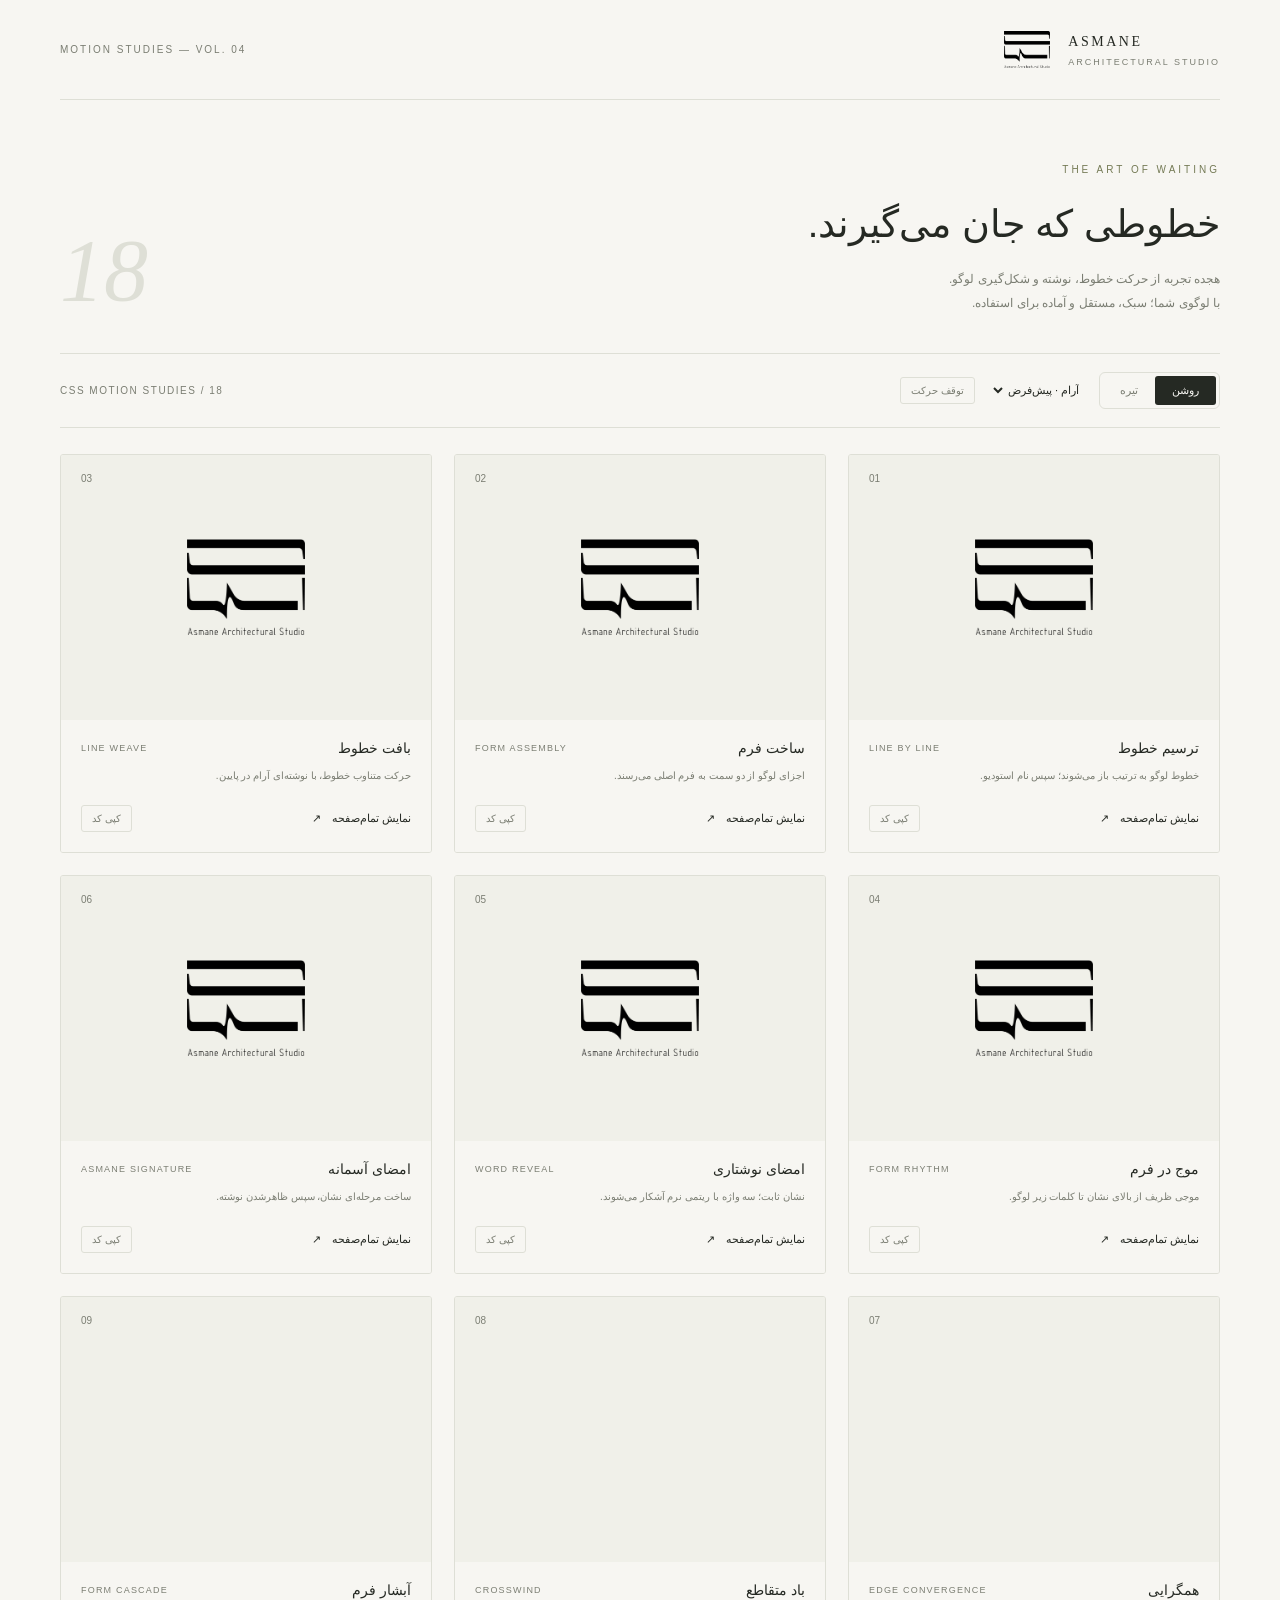
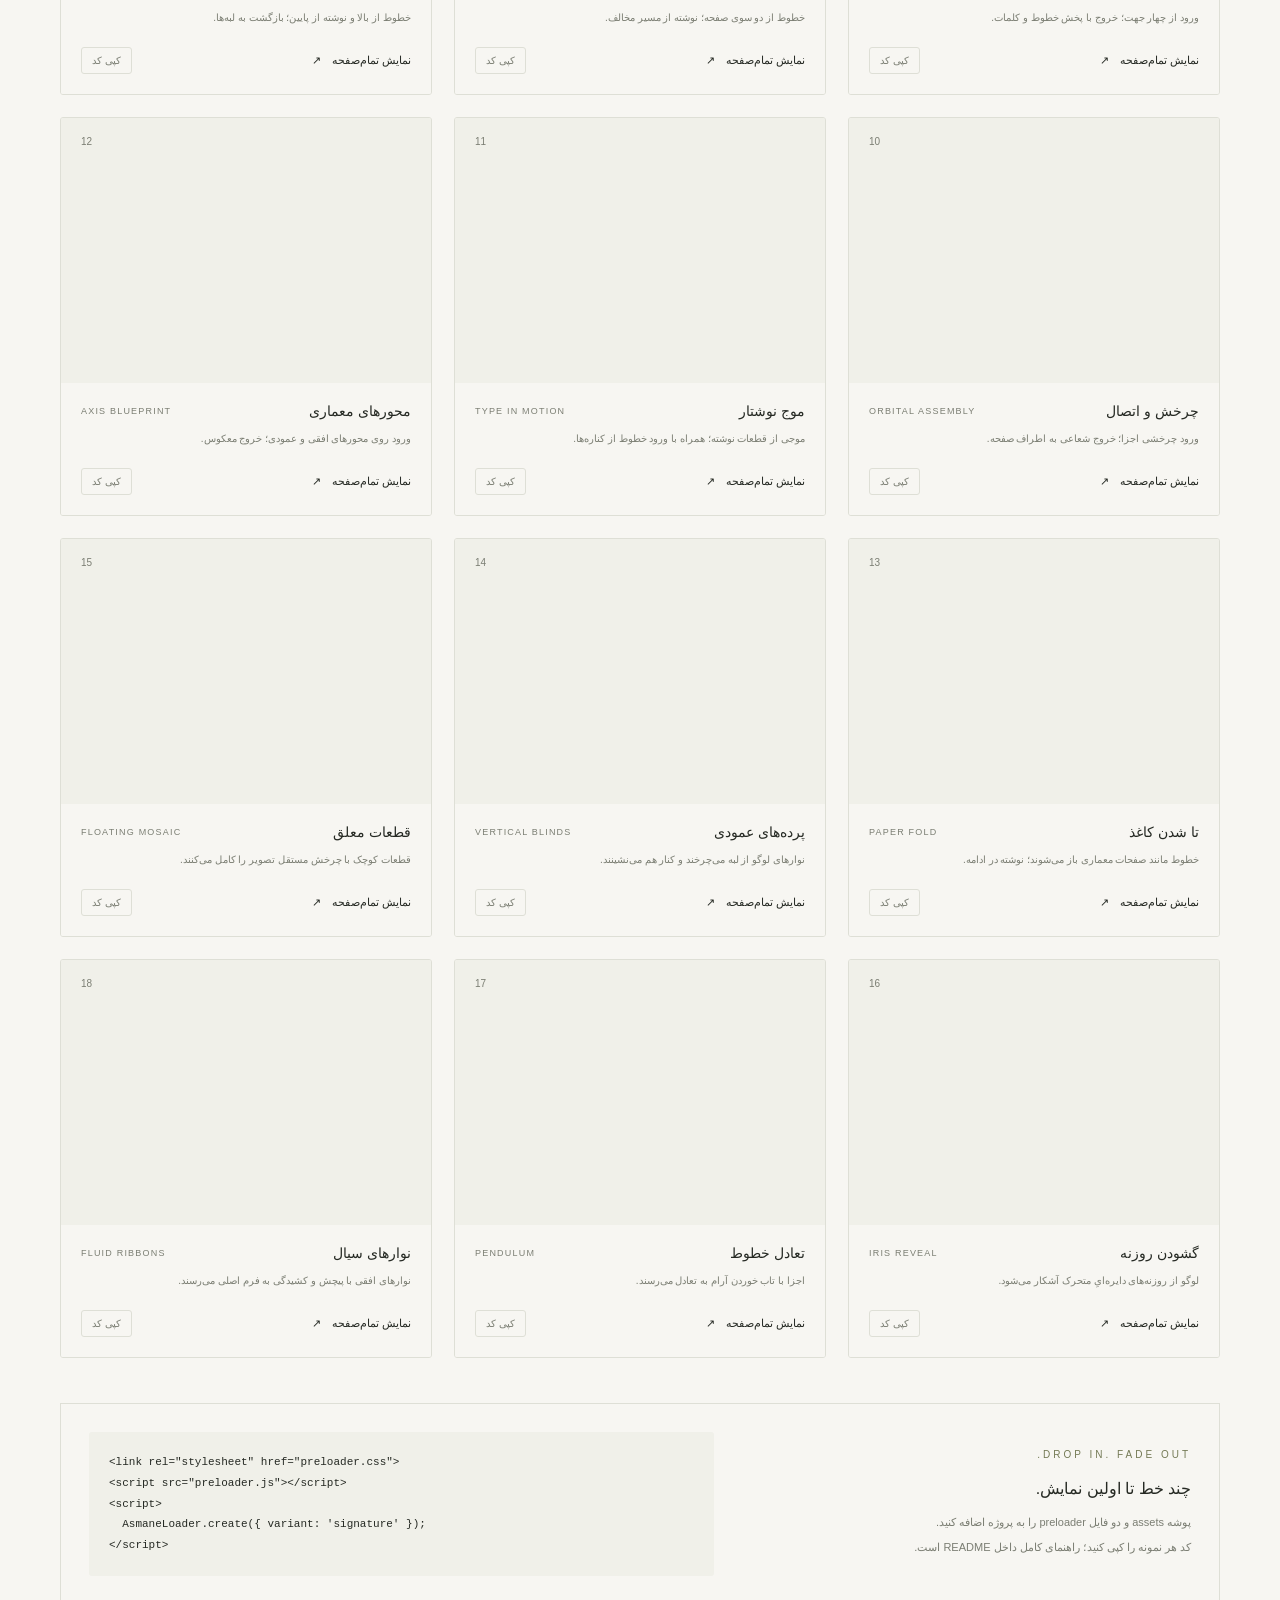
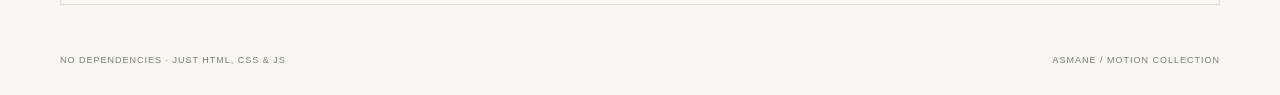
<file: index.html>
<!doctype html><html lang="fa" dir="rtl"><head><meta charset="utf-8"><meta name="viewport" content="width=device-width,initial-scale=1"><title>آسمانه | مجموعه پری‌لودر</title><link rel="stylesheet" href="preloader.css"><link rel="stylesheet" href="demo.css"></head><body><div class="wrap"><header><div class="brand" dir="ltr"><img src="assets/logo.png" alt="آسمانه"><div><b>ASMANE</b><small>ARCHITECTURAL STUDIO</small></div></div><span class="navtag">MOTION STUDIES — VOL. 04</span></header><main><section class="hero"><div><div class="eyebrow">THE ART OF WAITING</div><h1>خطوطی که جان می‌گیرند.</h1><p>هجده تجربه از حرکت خطوط، نوشته و شکل‌گیری لوگو.<br>با لوگوی شما؛ سبک، مستقل و آماده برای استفاده.</p></div><div class="edition">18</div></section><div class="toolbar"><div class="controls"><div class="seg" aria-label="رنگ پیش‌نمایش"><button class="active" data-theme="light" aria-pressed="true">روشن</button><button data-theme="dark" aria-pressed="false">تیره</button></div><select id="speed" aria-label="سرعت انیمیشن"><option value="3.6">آرام · پیش‌فرض</option><option value="5">بسیار آرام</option><option value="2.4">معمولی</option></select><button class="copy" id="pause" aria-pressed="false">توقف حرکت</button></div><span class="count">18 / CSS MOTION STUDIES</span></div><section class="grid" id="grid" aria-label="نمونه‌های پری‌لودر"></section><section class="guide"><div><div class="eyebrow">DROP IN. FADE OUT.</div><h2>چند خط تا اولین نمایش.</h2><p>پوشه assets و دو فایل preloader را به پروژه اضافه کنید.<br>کد هر نمونه را کپی کنید؛ راهنمای کامل داخل README است.</p></div><pre><code>&lt;link rel="stylesheet" href="preloader.css"&gt;
&lt;script src="preloader.js"&gt;&lt;/script&gt;
&lt;script&gt;
  AsmaneLoader.create({ variant: 'signature' });
&lt;/script&gt;</code></pre></section></main><footer><span>ASMANE / MOTION COLLECTION</span><span>NO DEPENDENCIES · JUST HTML, CSS & JS</span></footer></div><script src="preloader.js"></script><script src="demo.js"></script></body></html>
</file>
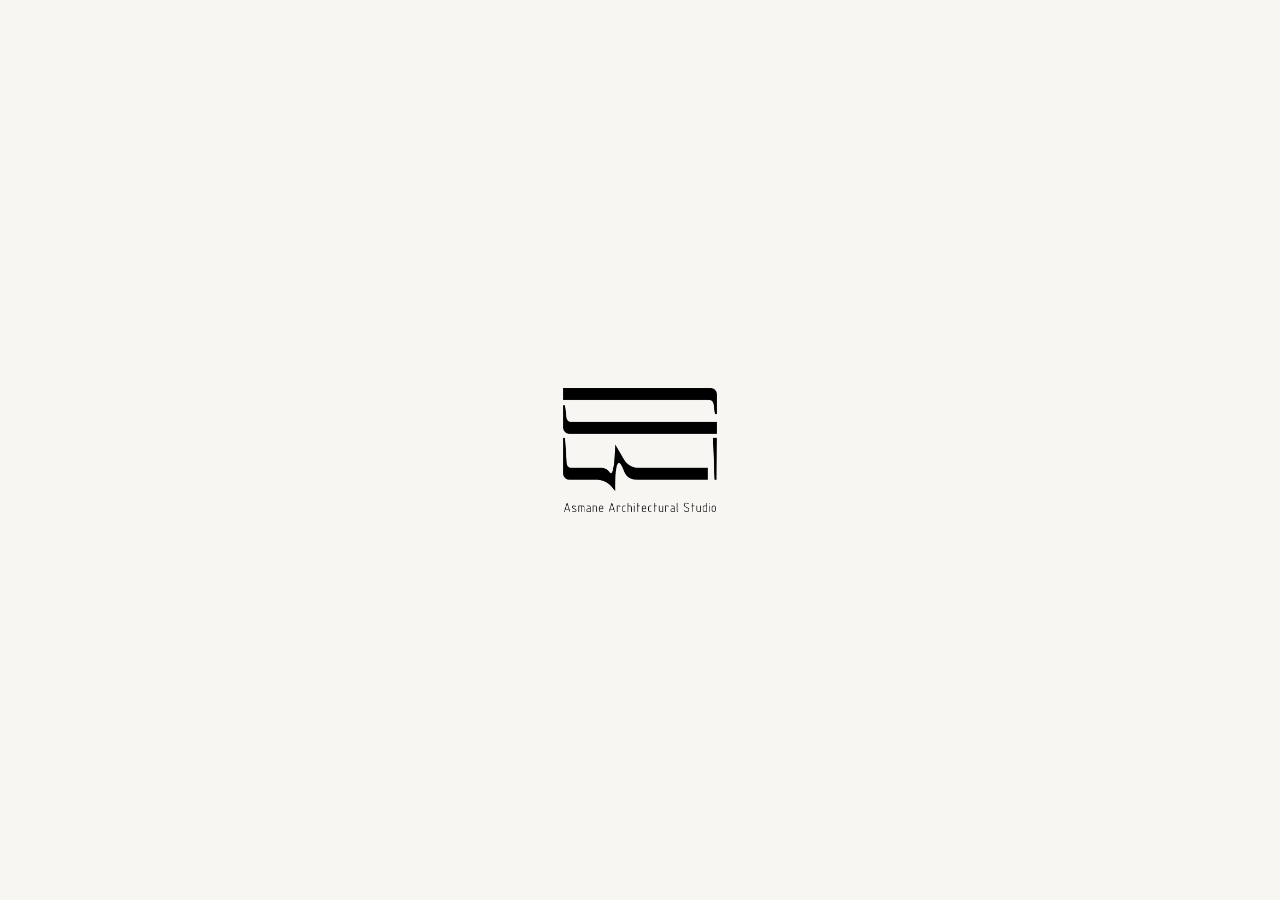
<file: example.html>
<!doctype html><html lang="fa" dir="rtl"><head><meta charset="utf-8"><meta name="viewport" content="width=device-width,initial-scale=1"><title>نمونه اتصال به سایت</title><link rel="stylesheet" href="preloader.css"></head><body>
<script src="preloader.js"></script>
<script>
// In production use autoHide: true (default). This 2.5s delay is demo-only.
const loader = AsmaneLoader.create({variant:'signature', autoHide:false});
setTimeout(() => loader.hide(), 2500);
</script>
<main style="max-width:700px;margin:15vh auto;padding:24px;font-family:Tahoma;line-height:2"><h1>به آسمانه خوش آمدید.</h1><p>پری‌لودر با یک خروج نرم حذف شد. این صفحه نمونه‌ای از اتصال مستقل به پروژه است.</p><a href="index.html">مشاهده همه نمونه‌ها</a></main></body></html>
</file>
<file: preloader.css>
/* Asmane preloader — independent, namespaced, no dependencies. */
.asm-loader{--asm-ink:#242622;--asm-accent:#9c7855;--asm-bg:#f7f6f2;--asm-size:154px;--asm-speed:2.4s;position:fixed;inset:0;z-index:2147483000;display:grid;place-items:center;background:var(--asm-bg);color:var(--asm-ink);opacity:1;transition:opacity .45s ease,visibility .45s;isolation:isolate}
.asm-loader,.asm-loader *{box-sizing:border-box}
.asm-loader[data-theme="dark"]{--asm-bg:#20231f;--asm-ink:#f5f3eb;--asm-accent:#c6ad8e}
.asm-loader[data-theme="dark"] .asm-logo{filter:invert(1)}
.asm-loader.asm-inline{position:relative;inset:auto;z-index:0;width:100%;height:100%;min-height:240px}
.asm-loader.asm-leaving{opacity:0;visibility:hidden;pointer-events:none}
.asm-stage{width:calc(var(--asm-size) + 100px);height:calc(var(--asm-size) + 90px);display:grid;place-items:center;position:relative}
.asm-logo{display:block;width:var(--asm-size);height:auto;user-select:none;-webkit-user-drag:none}
.asm-mark{position:relative;display:grid;place-items:center}
.asm-detail{position:absolute;pointer-events:none}
.asm-sr{position:absolute;width:1px;height:1px;overflow:hidden;clip-path:inset(50%);white-space:nowrap}
/* 01 — Quiet breath */
.asm-loader[data-variant="breath"] .asm-logo{animation:asm-breathe var(--asm-speed) ease-in-out infinite}
.asm-loader[data-variant="breath"] .asm-detail{bottom:16px;width:4px;height:4px;background:var(--asm-accent);border-radius:50%;animation:asm-breathe var(--asm-speed) ease-in-out infinite reverse}
/* 02 — Architectural line */
.asm-loader[data-variant="line"] .asm-detail{bottom:18px;width:var(--asm-size);height:1px;background:color-mix(in srgb,var(--asm-ink) 14%,transparent);overflow:hidden}
.asm-loader[data-variant="line"] .asm-detail:after{content:"";display:block;width:40%;height:100%;background:var(--asm-accent);animation:asm-line var(--asm-speed) cubic-bezier(.65,0,.35,1) infinite}
/* 03 — Soft reveal; the original logo is preserved beneath the reveal. */
.asm-loader[data-variant="reveal"] .asm-logo{opacity:.12}
.asm-loader[data-variant="reveal"] .asm-logo-copy{position:absolute;inset:0;opacity:1;animation:asm-reveal var(--asm-speed) cubic-bezier(.65,0,.35,1) infinite}
/* 04 — Orbit */
.asm-loader[data-variant="orbit"] .asm-stage{width:calc(var(--asm-size) + 95px);height:calc(var(--asm-size) + 95px)}
.asm-loader[data-variant="orbit"] .asm-detail{inset:0;border:1px solid color-mix(in srgb,var(--asm-ink) 10%,transparent);border-radius:50%;animation:asm-orbit calc(var(--asm-speed)*2) linear infinite}
.asm-loader[data-variant="orbit"] .asm-detail:before{content:"";position:absolute;width:5px;height:5px;top:-3px;left:50%;border-radius:50%;background:var(--asm-accent)}
/* 05 — Blueprint corners */
.asm-loader[data-variant="frame"] .asm-detail{inset:5px 15px;background:linear-gradient(var(--asm-accent),var(--asm-accent)) left top/22px 1px no-repeat,linear-gradient(var(--asm-accent),var(--asm-accent)) left top/1px 22px no-repeat,linear-gradient(var(--asm-accent),var(--asm-accent)) right bottom/22px 1px no-repeat,linear-gradient(var(--asm-accent),var(--asm-accent)) right bottom/1px 22px no-repeat;animation:asm-frame var(--asm-speed) ease-in-out infinite}
/* 06 — Vertical arrival */
.asm-loader[data-variant="rise"] .asm-mark{overflow:hidden;padding:10px 0}
.asm-loader[data-variant="rise"] .asm-logo{animation:asm-rise var(--asm-speed) cubic-bezier(.22,1,.36,1) infinite}
.asm-loader[data-variant="rise"] .asm-detail{bottom:18px;width:26px;height:1px;background:var(--asm-accent);animation:asm-breathe var(--asm-speed) ease-in-out infinite}
@keyframes asm-breathe{0%,100%{opacity:.45;transform:scale(.97)}50%{opacity:1;transform:scale(1)}}
@keyframes asm-line{0%{transform:translateX(-110%)}100%{transform:translateX(360%)}}
@keyframes asm-reveal{0%,10%{clip-path:inset(0 100% 0 0)}60%,75%{clip-path:inset(0 0 0 0)}100%{clip-path:inset(0 0 0 100%)}}
@keyframes asm-orbit{to{transform:rotate(360deg)}}
@keyframes asm-frame{0%,100%{opacity:.3;transform:scale(.94)}50%{opacity:1;transform:scale(1)}}
@keyframes asm-rise{0%{opacity:0;transform:translateY(18px)}30%,70%{opacity:1;transform:translateY(0)}100%{opacity:0;transform:translateY(-10px)}}
@media(prefers-reduced-motion:reduce){.asm-loader *,.asm-loader *:before,.asm-loader *:after{animation:none!important}.asm-loader{transition:none}.asm-loader[data-variant="reveal"] .asm-logo{opacity:1}.asm-logo-copy{display:none!important}}
/* Logo-native motion. All segments retain the source logo's exact pixels.
   Coordinates target the bundled 1128 × 915 logo, including its wordmark. */
.asm-segmented{width:var(--asm-size);aspect-ratio:1128/915;direction:ltr}
.asm-piece,.asm-crop{position:absolute;inset:0;display:block}
.asm-segmented .asm-fragment{position:absolute;inset:0;width:100%;height:100%;animation:none!important;opacity:1!important}
.asm-piece{animation-duration:calc(var(--asm-speed)*2);animation-iteration-count:infinite;animation-timing-function:cubic-bezier(.45,0,.2,1);transform-origin:center}
.asm-segmented~.asm-detail{display:none}
.asm-loader[data-variant="draw"] .asm-piece{animation-name:asm-draw;animation-delay:calc(var(--piece-index)*.13s)}
.asm-loader[data-variant="assemble"] .asm-piece{animation-name:asm-assemble;--travel:-16px;animation-delay:calc(var(--piece-index)*.10s)}
.asm-loader[data-variant="assemble"] .asm-piece:nth-child(even){--travel:16px}
.asm-loader[data-variant="weave"] .asm-piece{animation-name:asm-weave;--travel:-5px;animation-delay:calc(var(--piece-index)*.14s)}
.asm-loader[data-variant="weave"] .asm-piece:nth-child(even){--travel:5px}
.asm-loader[data-variant="pulse"] .asm-piece{animation-name:asm-rhythm;animation-delay:calc(var(--piece-index)*.17s)}
.asm-loader[data-variant="type"] .asm-piece:nth-child(n+5){animation-name:asm-word;animation-delay:calc((var(--piece-index) - 4)*.3s)}
.asm-loader[data-variant="signature"] .asm-piece{animation-name:asm-draw;animation-delay:calc(var(--piece-index)*.17s)}
.asm-loader[data-variant="signature"] .asm-piece:nth-child(n+5){animation-name:asm-word}
@keyframes asm-draw{0%,8%{clip-path:inset(0 100% 0 0);opacity:0}40%,78%{clip-path:inset(0 0 0 0);opacity:1}96%,100%{clip-path:inset(0 0 0 0);opacity:0}}
@keyframes asm-assemble{0%,8%{transform:translateX(var(--travel));opacity:0}40%,78%{transform:translateX(0);opacity:1}100%{transform:translateX(0);opacity:0}}
@keyframes asm-weave{0%,100%{transform:translateX(0);opacity:.65}35%{transform:translateX(var(--travel));opacity:.35}65%{transform:translateX(0);opacity:1}}
@keyframes asm-rhythm{0%,100%{opacity:.25}35%,65%{opacity:1}}
@keyframes asm-word{0%,14%{opacity:0;transform:translateY(5px);clip-path:inset(0 100% 0 0)}45%,80%{opacity:1;transform:translateY(0);clip-path:inset(0)}100%{opacity:0;transform:translateY(0);clip-path:inset(0)}}
@media(prefers-reduced-motion:reduce){.asm-piece{animation:none!important;opacity:1!important;transform:none!important;clip-path:none!important}}
/* 07–12: screen-edge entrance, assembled hold, load-triggered scatter. */
.asm-loader.asm-scene{overflow:hidden;--edge-x:65vw;--edge-y:65vh}
.asm-scene .asm-piece{animation:asm-arrive 1.4s cubic-bezier(.16,1,.3,1) var(--arrival-delay) both;will-change:transform,opacity}
.asm-scene.asm-inline{--edge-x:245px;--edge-y:190px}
.asm-scene.asm-inline .asm-piece{animation-name:asm-scene-loop;animation-duration:calc(var(--asm-speed)*3);animation-iteration-count:infinite}
.asm-scene.asm-scattering{animation:asm-backdrop-out 1.4s ease forwards;pointer-events:none}
.asm-scene.asm-scattering .asm-piece{animation:asm-depart 1.05s cubic-bezier(.5,0,.8,.4) var(--depart-delay) both}
@keyframes asm-arrive{from{opacity:0;transform:translate(calc(var(--fly-x)*var(--edge-x)),calc(var(--fly-y)*var(--edge-y))) rotate(var(--fly-rotation)) scale(.8)}to{opacity:1;transform:translate(0,0) rotate(0) scale(1)}}
@keyframes asm-depart{from{opacity:1;transform:translate(0,0) rotate(0) scale(1)}to{opacity:0;transform:translate(calc(var(--fly-x)*var(--edge-x)),calc(var(--fly-y)*var(--edge-y))) rotate(var(--fly-rotation)) scale(.8)}}
@keyframes asm-scene-loop{0%,8%{opacity:0;transform:translate(calc(var(--fly-x)*var(--edge-x)),calc(var(--fly-y)*var(--edge-y))) rotate(var(--fly-rotation)) scale(.8)}35%,65%{opacity:1;transform:translate(0,0) rotate(0) scale(1)}90%,100%{opacity:0;transform:translate(calc(var(--fly-x)*var(--edge-x)),calc(var(--fly-y)*var(--edge-y))) rotate(var(--fly-rotation)) scale(.8)}}
@keyframes asm-backdrop-out{0%,55%{background:var(--asm-bg)}100%{background:transparent}}
@media(prefers-reduced-motion:reduce){.asm-scene .asm-piece{animation:none!important;transform:none!important;opacity:1!important}}

/* Distinct choreography for 07–18, shared by inline and fullscreen. */
.asm-scene .asm-piece{animation-duration:var(--scene-in);transform-origin:50% 50%}.asm-scene[data-variant="fold"] .asm-piece{transform-origin:50% 0}.asm-scene[data-variant="pendulum"] .asm-piece{transform-origin:50% -40%}.asm-scene[data-variant="blinds"] .asm-piece{transform-origin:0 50%}
.asm-scene[data-variant="converge"] .asm-piece{animation-name:asm-in-converge}
.asm-scene.asm-inline[data-variant="converge"] .asm-piece{animation-name:asm-loop-converge;animation-duration:calc(var(--asm-speed)*3)}
@keyframes asm-in-converge{0%{opacity:0;transform:translate(calc(var(--fly-x)*var(--edge-x)),calc(var(--fly-y)*var(--edge-y))) scaleX(.05);}45%{opacity:.8;transform:translate(0,0) scaleX(.05);}100%{opacity:1;transform:translate(0,0) rotate(0) scale(1);clip-path:inset(0);}}
@keyframes asm-loop-converge{0.0%{opacity:0;transform:translate(calc(var(--fly-x)*var(--edge-x)),calc(var(--fly-y)*var(--edge-y))) scaleX(.05);}18.0%{opacity:.8;transform:translate(0,0) scaleX(.05);}40.0%{opacity:1;transform:translate(0,0) rotate(0) scale(1);clip-path:inset(0);}65%{opacity:1;transform:translate(0,0) rotate(0) scale(1);clip-path:inset(0);}95%{opacity:0;transform:translate(calc(var(--fly-x)*var(--edge-x)),calc(var(--fly-y)*var(--edge-y))) scaleX(.05);}100%{opacity:0;transform:translate(calc(var(--fly-x)*var(--edge-x)),calc(var(--fly-y)*var(--edge-y))) scaleX(.05);}}
.asm-scene[data-variant="crosswind"] .asm-piece{animation-name:asm-in-crosswind}
.asm-scene.asm-inline[data-variant="crosswind"] .asm-piece{animation-name:asm-loop-crosswind;animation-duration:calc(var(--asm-speed)*3)}
@keyframes asm-in-crosswind{0%{opacity:0;transform:translate(calc(var(--fly-x)*var(--edge-x)),calc(var(--fly-y)*var(--edge-y))) skewX(35deg) scaleX(1.5);}60%{opacity:.7;transform:translateX(16px) skewX(-15deg) scaleX(.9);}100%{opacity:1;transform:translate(0,0) rotate(0) scale(1);clip-path:inset(0);}}
@keyframes asm-loop-crosswind{0.0%{opacity:0;transform:translate(calc(var(--fly-x)*var(--edge-x)),calc(var(--fly-y)*var(--edge-y))) skewX(35deg) scaleX(1.5);}24.0%{opacity:.7;transform:translateX(16px) skewX(-15deg) scaleX(.9);}40.0%{opacity:1;transform:translate(0,0) rotate(0) scale(1);clip-path:inset(0);}65%{opacity:1;transform:translate(0,0) rotate(0) scale(1);clip-path:inset(0);}95%{opacity:0;transform:translate(calc(var(--fly-x)*var(--edge-x)),calc(var(--fly-y)*var(--edge-y))) skewX(35deg) scaleX(1.5);}100%{opacity:0;transform:translate(calc(var(--fly-x)*var(--edge-x)),calc(var(--fly-y)*var(--edge-y))) skewX(35deg) scaleX(1.5);}}
.asm-scene[data-variant="cascade"] .asm-piece{animation-name:asm-in-cascade}
.asm-scene.asm-inline[data-variant="cascade"] .asm-piece{animation-name:asm-loop-cascade;animation-duration:calc(var(--asm-speed)*3)}
@keyframes asm-in-cascade{0%{opacity:0;transform:translate(calc(var(--fly-x)*var(--edge-x)),calc(var(--fly-y)*var(--edge-y))) rotateX(80deg);}65%{opacity:1;transform:translateY(12px) rotateX(-20deg);}100%{opacity:1;transform:translate(0,0) rotate(0) scale(1);clip-path:inset(0);}}
@keyframes asm-loop-cascade{0.0%{opacity:0;transform:translate(calc(var(--fly-x)*var(--edge-x)),calc(var(--fly-y)*var(--edge-y))) rotateX(80deg);}26.0%{opacity:1;transform:translateY(12px) rotateX(-20deg);}40.0%{opacity:1;transform:translate(0,0) rotate(0) scale(1);clip-path:inset(0);}65%{opacity:1;transform:translate(0,0) rotate(0) scale(1);clip-path:inset(0);}95%{opacity:0;transform:translate(calc(var(--fly-x)*var(--edge-x)),calc(var(--fly-y)*var(--edge-y))) rotateX(80deg);}100%{opacity:0;transform:translate(calc(var(--fly-x)*var(--edge-x)),calc(var(--fly-y)*var(--edge-y))) rotateX(80deg);}}
.asm-scene[data-variant="spiral"] .asm-piece{animation-name:asm-in-spiral}
.asm-scene.asm-inline[data-variant="spiral"] .asm-piece{animation-name:asm-loop-spiral;animation-duration:calc(var(--asm-speed)*3)}
@keyframes asm-in-spiral{0%{opacity:0;transform:translate(calc(var(--fly-x)*var(--edge-x)),calc(var(--fly-y)*var(--edge-y))) rotate(240deg) scale(.1);}60%{opacity:.8;transform:translate(25px,-20px) rotate(-35deg) scale(.8);}100%{opacity:1;transform:translate(0,0) rotate(0) scale(1);clip-path:inset(0);}}
@keyframes asm-loop-spiral{0.0%{opacity:0;transform:translate(calc(var(--fly-x)*var(--edge-x)),calc(var(--fly-y)*var(--edge-y))) rotate(240deg) scale(.1);}24.0%{opacity:.8;transform:translate(25px,-20px) rotate(-35deg) scale(.8);}40.0%{opacity:1;transform:translate(0,0) rotate(0) scale(1);clip-path:inset(0);}65%{opacity:1;transform:translate(0,0) rotate(0) scale(1);clip-path:inset(0);}95%{opacity:0;transform:translate(calc(var(--fly-x)*var(--edge-x)),calc(var(--fly-y)*var(--edge-y))) rotate(240deg) scale(.1);}100%{opacity:0;transform:translate(calc(var(--fly-x)*var(--edge-x)),calc(var(--fly-y)*var(--edge-y))) rotate(240deg) scale(.1);}}
.asm-scene[data-variant="letters"] .asm-piece{animation-name:asm-in-letters}
.asm-scene.asm-inline[data-variant="letters"] .asm-piece{animation-name:asm-loop-letters;animation-duration:calc(var(--asm-speed)*3)}
@keyframes asm-in-letters{0%{opacity:0;transform:translate(calc(var(--fly-x)*var(--edge-x)),calc(var(--fly-y)*var(--edge-y))) scaleY(.1);clip-path:inset(0 100% 0 0);}50%{opacity:1;transform:translateY(25px) scaleY(1.3);clip-path:inset(0 60% 0 0);}100%{opacity:1;transform:translate(0,0) rotate(0) scale(1);clip-path:inset(0);}}
@keyframes asm-loop-letters{0.0%{opacity:0;transform:translate(calc(var(--fly-x)*var(--edge-x)),calc(var(--fly-y)*var(--edge-y))) scaleY(.1);clip-path:inset(0 100% 0 0);}20.0%{opacity:1;transform:translateY(25px) scaleY(1.3);clip-path:inset(0 60% 0 0);}40.0%{opacity:1;transform:translate(0,0) rotate(0) scale(1);clip-path:inset(0);}65%{opacity:1;transform:translate(0,0) rotate(0) scale(1);clip-path:inset(0);}95%{opacity:0;transform:translate(calc(var(--fly-x)*var(--edge-x)),calc(var(--fly-y)*var(--edge-y))) scaleY(.1);clip-path:inset(0 100% 0 0);}100%{opacity:0;transform:translate(calc(var(--fly-x)*var(--edge-x)),calc(var(--fly-y)*var(--edge-y))) scaleY(.1);clip-path:inset(0 100% 0 0);}}
.asm-scene[data-variant="blueprint"] .asm-piece{animation-name:asm-in-blueprint}
.asm-scene.asm-inline[data-variant="blueprint"] .asm-piece{animation-name:asm-loop-blueprint;animation-duration:calc(var(--asm-speed)*3)}
@keyframes asm-in-blueprint{0%{opacity:0;transform:translate(calc(var(--fly-x)*var(--edge-x)),calc(var(--fly-y)*var(--edge-y))) scaleX(.02);}45%{opacity:1;transform:translateY(-30px) scaleX(.02);}70%{opacity:1;transform:translateY(-30px) scaleX(1);}100%{opacity:1;transform:translate(0,0) rotate(0) scale(1);clip-path:inset(0);}}
@keyframes asm-loop-blueprint{0.0%{opacity:0;transform:translate(calc(var(--fly-x)*var(--edge-x)),calc(var(--fly-y)*var(--edge-y))) scaleX(.02);}18.0%{opacity:1;transform:translateY(-30px) scaleX(.02);}28.0%{opacity:1;transform:translateY(-30px) scaleX(1);}40.0%{opacity:1;transform:translate(0,0) rotate(0) scale(1);clip-path:inset(0);}65%{opacity:1;transform:translate(0,0) rotate(0) scale(1);clip-path:inset(0);}95%{opacity:0;transform:translate(calc(var(--fly-x)*var(--edge-x)),calc(var(--fly-y)*var(--edge-y))) scaleX(.02);}100%{opacity:0;transform:translate(calc(var(--fly-x)*var(--edge-x)),calc(var(--fly-y)*var(--edge-y))) scaleX(.02);}}
.asm-scene[data-variant="fold"] .asm-piece{animation-name:asm-in-fold}
.asm-scene.asm-inline[data-variant="fold"] .asm-piece{animation-name:asm-loop-fold;animation-duration:calc(var(--asm-speed)*3)}
@keyframes asm-in-fold{0%{opacity:0;transform:translate(calc(var(--fly-x)*var(--edge-x)),calc(var(--fly-y)*var(--edge-y))) perspective(500px) rotateX(100deg);}55%{opacity:1;transform:perspective(500px) rotateX(-40deg);}100%{opacity:1;transform:translate(0,0) rotate(0) scale(1);clip-path:inset(0);}}
@keyframes asm-loop-fold{0.0%{opacity:0;transform:translate(calc(var(--fly-x)*var(--edge-x)),calc(var(--fly-y)*var(--edge-y))) perspective(500px) rotateX(100deg);}22.0%{opacity:1;transform:perspective(500px) rotateX(-40deg);}40.0%{opacity:1;transform:translate(0,0) rotate(0) scale(1);clip-path:inset(0);}65%{opacity:1;transform:translate(0,0) rotate(0) scale(1);clip-path:inset(0);}95%{opacity:0;transform:translate(calc(var(--fly-x)*var(--edge-x)),calc(var(--fly-y)*var(--edge-y))) perspective(500px) rotateX(100deg);}100%{opacity:0;transform:translate(calc(var(--fly-x)*var(--edge-x)),calc(var(--fly-y)*var(--edge-y))) perspective(500px) rotateX(100deg);}}
.asm-scene[data-variant="blinds"] .asm-piece{animation-name:asm-in-blinds}
.asm-scene.asm-inline[data-variant="blinds"] .asm-piece{animation-name:asm-loop-blinds;animation-duration:calc(var(--asm-speed)*3)}
@keyframes asm-in-blinds{0%{opacity:0;transform:translate(calc(var(--fly-x)*var(--edge-x)),calc(var(--fly-y)*var(--edge-y))) perspective(400px) rotateY(90deg);}55%{opacity:1;transform:perspective(400px) rotateY(80deg);}100%{opacity:1;transform:translate(0,0) rotate(0) scale(1);clip-path:inset(0);}}
@keyframes asm-loop-blinds{0.0%{opacity:0;transform:translate(calc(var(--fly-x)*var(--edge-x)),calc(var(--fly-y)*var(--edge-y))) perspective(400px) rotateY(90deg);}22.0%{opacity:1;transform:perspective(400px) rotateY(80deg);}40.0%{opacity:1;transform:translate(0,0) rotate(0) scale(1);clip-path:inset(0);}65%{opacity:1;transform:translate(0,0) rotate(0) scale(1);clip-path:inset(0);}95%{opacity:0;transform:translate(calc(var(--fly-x)*var(--edge-x)),calc(var(--fly-y)*var(--edge-y))) perspective(400px) rotateY(90deg);}100%{opacity:0;transform:translate(calc(var(--fly-x)*var(--edge-x)),calc(var(--fly-y)*var(--edge-y))) perspective(400px) rotateY(90deg);}}
.asm-scene[data-variant="mosaic"] .asm-piece{animation-name:asm-in-mosaic}
.asm-scene.asm-inline[data-variant="mosaic"] .asm-piece{animation-name:asm-loop-mosaic;animation-duration:calc(var(--asm-speed)*3)}
@keyframes asm-in-mosaic{0%{opacity:0;transform:translate(calc(var(--fly-x)*var(--edge-x)),calc(var(--fly-y)*var(--edge-y))) rotate(180deg) scale(0);}60%{opacity:.8;transform:rotate(35deg) scale(.65);}100%{opacity:1;transform:translate(0,0) rotate(0) scale(1);clip-path:inset(0);}}
@keyframes asm-loop-mosaic{0.0%{opacity:0;transform:translate(calc(var(--fly-x)*var(--edge-x)),calc(var(--fly-y)*var(--edge-y))) rotate(180deg) scale(0);}24.0%{opacity:.8;transform:rotate(35deg) scale(.65);}40.0%{opacity:1;transform:translate(0,0) rotate(0) scale(1);clip-path:inset(0);}65%{opacity:1;transform:translate(0,0) rotate(0) scale(1);clip-path:inset(0);}95%{opacity:0;transform:translate(calc(var(--fly-x)*var(--edge-x)),calc(var(--fly-y)*var(--edge-y))) rotate(180deg) scale(0);}100%{opacity:0;transform:translate(calc(var(--fly-x)*var(--edge-x)),calc(var(--fly-y)*var(--edge-y))) rotate(180deg) scale(0);}}
.asm-scene[data-variant="iris"] .asm-piece{animation-name:asm-in-iris}
.asm-scene.asm-inline[data-variant="iris"] .asm-piece{animation-name:asm-loop-iris;animation-duration:calc(var(--asm-speed)*3)}
@keyframes asm-in-iris{0%{opacity:0;transform:translate(calc(var(--fly-x)*var(--edge-x)),calc(var(--fly-y)*var(--edge-y)));clip-path:circle(0% at 50% 50%);}55%{opacity:1;transform:translate(0,0);clip-path:circle(10% at 50% 50%);}100%{opacity:1;transform:translate(0,0);clip-path:circle(100% at 50% 50%);}}
@keyframes asm-loop-iris{0.0%{opacity:0;transform:translate(calc(var(--fly-x)*var(--edge-x)),calc(var(--fly-y)*var(--edge-y)));clip-path:circle(0% at 50% 50%);}22.0%{opacity:1;transform:translate(0,0);clip-path:circle(10% at 50% 50%);}40.0%{opacity:1;transform:translate(0,0);clip-path:circle(100% at 50% 50%);}65%{opacity:1;transform:translate(0,0);clip-path:circle(100% at 50% 50%);}95%{opacity:0;transform:translate(calc(var(--fly-x)*var(--edge-x)),calc(var(--fly-y)*var(--edge-y)));clip-path:circle(0% at 50% 50%);}100%{opacity:0;transform:translate(calc(var(--fly-x)*var(--edge-x)),calc(var(--fly-y)*var(--edge-y)));clip-path:circle(0% at 50% 50%);}}
.asm-scene[data-variant="pendulum"] .asm-piece{animation-name:asm-in-pendulum}
.asm-scene.asm-inline[data-variant="pendulum"] .asm-piece{animation-name:asm-loop-pendulum;animation-duration:calc(var(--asm-speed)*3)}
@keyframes asm-in-pendulum{0%{opacity:0;transform:translate(calc(var(--fly-x)*var(--edge-x)),calc(var(--fly-y)*var(--edge-y))) rotate(-80deg);}45%{opacity:1;transform:rotate(28deg);}70%{opacity:1;transform:rotate(-12deg);}100%{opacity:1;transform:translate(0,0) rotate(0) scale(1);clip-path:inset(0);}}
@keyframes asm-loop-pendulum{0.0%{opacity:0;transform:translate(calc(var(--fly-x)*var(--edge-x)),calc(var(--fly-y)*var(--edge-y))) rotate(-80deg);}18.0%{opacity:1;transform:rotate(28deg);}28.0%{opacity:1;transform:rotate(-12deg);}40.0%{opacity:1;transform:translate(0,0) rotate(0) scale(1);clip-path:inset(0);}65%{opacity:1;transform:translate(0,0) rotate(0) scale(1);clip-path:inset(0);}95%{opacity:0;transform:translate(calc(var(--fly-x)*var(--edge-x)),calc(var(--fly-y)*var(--edge-y))) rotate(-80deg);}100%{opacity:0;transform:translate(calc(var(--fly-x)*var(--edge-x)),calc(var(--fly-y)*var(--edge-y))) rotate(-80deg);}}
.asm-scene[data-variant="ribbon"] .asm-piece{animation-name:asm-in-ribbon}
.asm-scene.asm-inline[data-variant="ribbon"] .asm-piece{animation-name:asm-loop-ribbon;animation-duration:calc(var(--asm-speed)*3)}
@keyframes asm-in-ribbon{0%{opacity:0;transform:translate(calc(var(--fly-x)*var(--edge-x)),calc(var(--fly-y)*var(--edge-y))) skewY(40deg) scaleX(2);}55%{opacity:.8;transform:skewY(-15deg) scaleX(.6);}100%{opacity:1;transform:translate(0,0) rotate(0) scale(1);clip-path:inset(0);}}
@keyframes asm-loop-ribbon{0.0%{opacity:0;transform:translate(calc(var(--fly-x)*var(--edge-x)),calc(var(--fly-y)*var(--edge-y))) skewY(40deg) scaleX(2);}22.0%{opacity:.8;transform:skewY(-15deg) scaleX(.6);}40.0%{opacity:1;transform:translate(0,0) rotate(0) scale(1);clip-path:inset(0);}65%{opacity:1;transform:translate(0,0) rotate(0) scale(1);clip-path:inset(0);}95%{opacity:0;transform:translate(calc(var(--fly-x)*var(--edge-x)),calc(var(--fly-y)*var(--edge-y))) skewY(40deg) scaleX(2);}100%{opacity:0;transform:translate(calc(var(--fly-x)*var(--edge-x)),calc(var(--fly-y)*var(--edge-y))) skewY(40deg) scaleX(2);}}
.asm-loader.asm-scene.asm-scattering{animation-duration:var(--scene-fade)}.asm-loader.asm-scene.asm-scattering .asm-piece{animation-name:asm-depart;animation-duration:var(--scene-out);animation-iteration-count:1;animation-delay:var(--depart-delay)}
</file>
<file: demo.css>
:root{--page:#f7f6f2;--ink:#252923;--line:#dedfd6;--muted:#7b7e73;--panel:#f0f0e9;--accent:#747a55}*{box-sizing:border-box}body{margin:0;background:var(--page);color:var(--ink);font-family:Tahoma,Arial,sans-serif}body.dark{--page:#181b17;--ink:#eeeee5;--line:#3d4138;--muted:#a7ab9e;--panel:#23271f;--accent:#b7bf94}button,select{font:inherit}button{cursor:pointer}button:focus-visible,a:focus-visible,select:focus-visible{outline:2px solid #9c7855;outline-offset:5px}.wrap{max-width:1240px;margin:auto;padding:0 40px}header{height:100px;display:flex;align-items:center;justify-content:space-between;border-bottom:1px solid var(--line)}.brand{display:flex;align-items:center;gap:18px}.brand img{width:46px}.dark .brand img{filter:invert(1)}.brand b{font:14px Georgia,serif;letter-spacing:2.5px}.brand small{display:block;font:9px Arial;letter-spacing:2px;margin-top:7px;color:var(--muted)}.navtag{font:10px Arial;letter-spacing:2px;color:var(--muted)}.hero{padding:64px 0 38px;display:flex;align-items:end;justify-content:space-between;gap:20px}.eyebrow{font:10px Arial;letter-spacing:3px;color:var(--accent);margin-bottom:19px}h1{font-weight:400;font-size:38px;line-height:1.6;margin:0 0 12px}.hero p{color:var(--muted);font-size:12px;line-height:2;margin:0}.edition{font:italic 88px Georgia;color:var(--line);line-height:1}.toolbar{border-top:1px solid var(--line);border-bottom:1px solid var(--line);padding:18px 0;display:flex;justify-content:space-between;align-items:center;gap:16px;margin-bottom:26px}.controls{display:flex;gap:16px;align-items:center;flex-wrap:wrap}.seg{display:flex;border:1px solid var(--line);padding:3px;border-radius:6px}.seg button{border:0;padding:8px 17px;background:none;color:var(--muted);font-size:11px;border-radius:3px}.seg button.active{background:var(--ink);color:var(--page)}select{background:transparent;color:var(--ink);border:0;font-size:11px}option{color:#222}.count{font:10px Arial;letter-spacing:1.5px;color:var(--muted)}.grid{display:grid;grid-template-columns:repeat(3,1fr);gap:22px}.card{border:1px solid var(--line);border-radius:3px;overflow:hidden}.canvas{height:265px;position:relative}.canvas .asm-loader{--asm-bg:#f0f0e9;--asm-size:118px}.canvas .asm-loader[data-theme=dark]{--asm-bg:#23271f}.number{position:absolute;top:18px;left:20px;z-index:1;font:10px Arial;color:var(--muted)}.meta{padding:20px;background:var(--page)}.meta-top{display:flex;align-items:center;justify-content:space-between;margin-bottom:10px}.meta h2{font-size:14px;font-weight:400;margin:0}.meta .english{font:9px Arial;letter-spacing:1.2px;color:var(--muted)}.meta p{font-size:10px;line-height:1.9;color:var(--muted);margin:0 0 20px}.actions{display:flex;justify-content:space-between;align-items:center}.preview{border:0;background:none;color:var(--ink);padding:0;font-size:11px}.preview span{margin-right:8px}.copy{border:1px solid var(--line);background:none;color:var(--muted);padding:7px 10px;font-size:10px;border-radius:3px}.guide{margin:45px 0 30px;padding:28px;border:1px solid var(--line);display:grid;grid-template-columns:1fr 1.4fr;gap:30px;align-items:center}.guide h2{font-size:16px;font-weight:400;margin:0 0 12px}.guide p{font-size:11px;line-height:2.2;color:var(--muted);margin:0}pre{direction:ltr;text-align:left;overflow:auto;margin:0;padding:20px;background:var(--panel);font:11px/1.9 monospace;border-radius:3px}footer{padding:20px 0 30px;display:flex;justify-content:space-between;color:var(--muted);font:9px Arial;letter-spacing:1px}.toast{position:fixed;bottom:25px;left:50%;transform:translateX(-50%);background:var(--ink);color:var(--page);padding:14px 22px;font-size:12px;z-index:2147483647;border-radius:4px}.exit-preview{position:fixed;left:50%;bottom:38px;transform:translateX(-50%);z-index:2147483001;border:1px solid #aaa;background:#f7f6f2;color:#242622;padding:12px 20px;border-radius:3px;font:12px Tahoma}.paused .canvas *,.paused .canvas *:before,.paused .canvas *:after{animation-play-state:paused!important}@media(max-width:850px){.grid{grid-template-columns:repeat(2,1fr)}.guide{grid-template-columns:1fr}.wrap{padding:0 24px}}@media(max-width:540px){.grid{grid-template-columns:1fr}.wrap{padding:0 20px}.hero{padding-top:36px}h1{font-size:29px}.edition{font-size:60px}.navtag{display:none}.toolbar{align-items:start}.count{display:none}.canvas{height:270px}.guide{padding:20px}footer{font-size:8px;gap:20px}}
.asm-finish{bottom:94px;white-space:nowrap;background:#242622;color:#f7f6f2}.asm-finish:disabled{opacity:.55;cursor:default}
</file>
